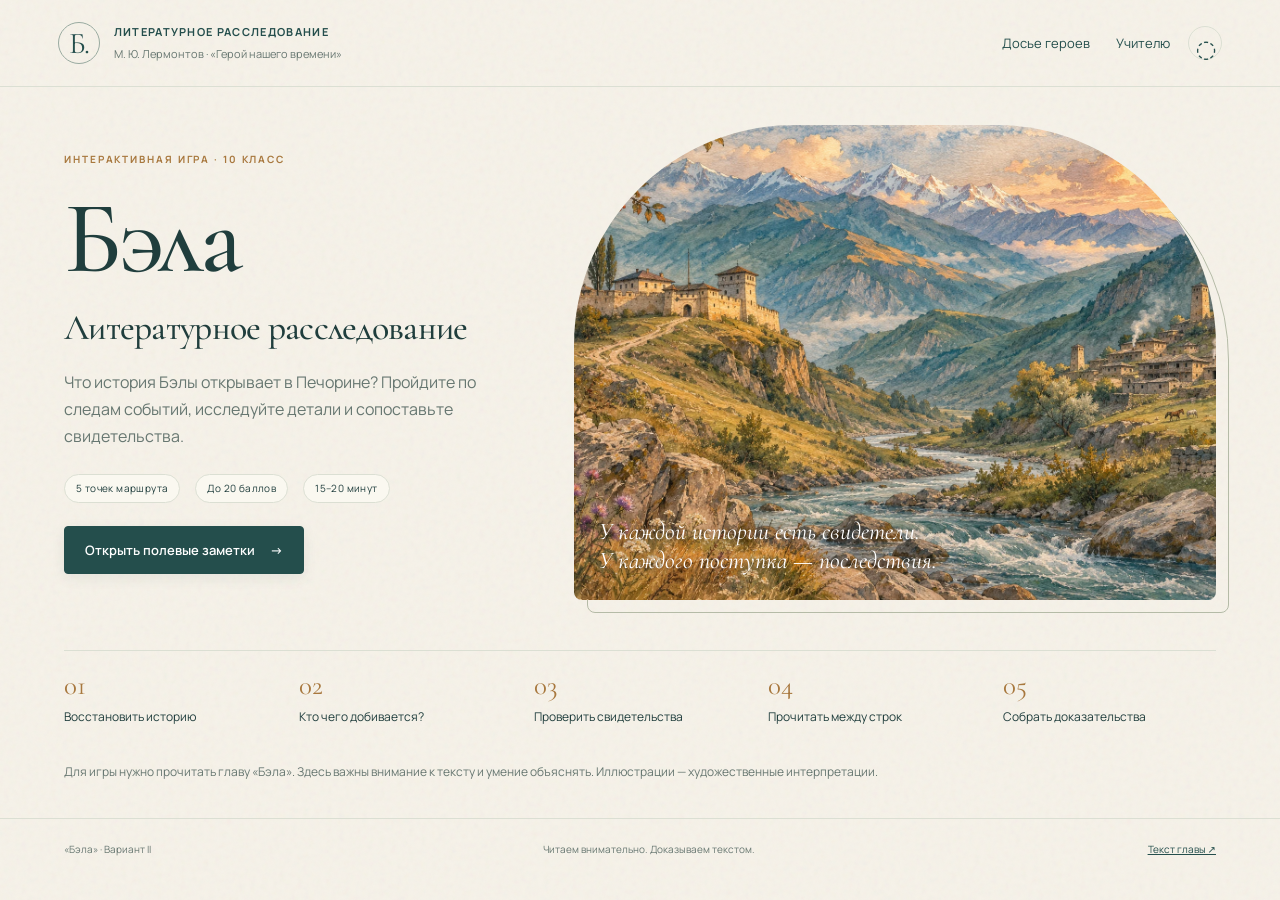
<file: index.html>
<!doctype html><html lang="ru"><head><meta charset="utf-8"><meta name="viewport" content="width=device-width,initial-scale=1"><meta name="theme-color" content="#244e4c"><meta name="description" content="Бэла: литературное расследование. Карта истории, герои, цитаты и интерактивные иллюстрации."><title>Бэла · Литературное расследование</title><link rel="stylesheet" href="style.css"><script src="config.js" defer></script><script src="engine.js" defer></script><script src="app.js" defer></script></head><body><header><a class="brand" href="#home" aria-label="На главную"><span class="brand-icon">Б.</span><span>ЛИТЕРАТУРНОЕ РАССЛЕДОВАНИЕ<small>М. Ю. Лермонтов · «Герой нашего времени»</small></span></a><nav><button class="quiet" id="notebookButton">Досье героев</button><button class="quiet" id="teacherButton">Учителю</button><button class="icon" id="motionButton" aria-label="Выключить анимацию" aria-pressed="false">◌</button></nav></header><main id="app"></main><footer><span>«Бэла» · Вариант II</span><span>Читаем внимательно. Доказываем текстом.</span><a href="https://lermontov.info/text/geroy1.shtml" target="_blank" rel="noopener">Текст главы ↗</a></footer><dialog id="notebook"><button class="close" aria-label="Закрыть досье">×</button><p class="eyebrow">Полевые заметки</p><h2>Четыре взгляда на историю</h2><p class="muted">Нажмите на портрет, чтобы открыть наблюдение. Портреты — художественные интерпретации.</p><div id="portraits" class="portraits"></div></dialog><dialog id="teacher"><button class="close" aria-label="Закрыть раздел учителя">×</button><p class="eyebrow">Учителю</p><h2>От истории — к интерпретации</h2><p>10 класс · 15–20 минут на игру и 5–10 минут на обсуждение. Индивидуальное прохождение или работа в парах; для учёта каждого ученика используйте отдельные устройства.</p><div class="notice"><b>Итог — до 20 баллов</b><p>Все задания проверяются автоматически. Проверяемых ответов — 29; балл рассчитывается как доля верных ответов × 20 и округляется до целого. Баллы не переводятся автоматически в школьную отметку.</p></div><details><summary>Ключи, критерии и методические замечания</summary><div id="keys"></div><p>Развёрнутых письменных ответов нет. Пояснения к заданиям можно использовать для короткого устного обсуждения после игры.</p><p>Карта условная: она объединяет эпизоды и не воспроизводит точную географию. Иллюстрации созданы для игры и не являются документальными изображениями. Наблюдения Максима Максимыча следует отличать от его оценок и от позиции автора.</p></details><details><summary>Подключение Google Таблицы</summary><p>Обработчик и пошаговая инструкция подготовлены. Пока адрес обработчика не задан, результаты не отправляются. Для общего доступа учеников после проверки можно разместить этот же сайт на GitHub Pages.</p><p><a href="setup.html" target="_blank">Открыть инструкцию и файлы подключения ↗</a></p><form id="settings"><label>Адрес опубликованного Apps Script<input id="endpoint" type="url" placeholder="https://script.google.com/macros/s/…/exec" autocomplete="off"></label><p class="muted">Для общего класса задайте адрес в config.js до публикации. Поле ниже сохраняет адрес только на этом устройстве. Это не пароль и не средство защиты раздела учителя.</p><button class="secondary" type="submit">Сохранить адрес на этом устройстве</button><p id="settingsStatus" role="status"></p></form></details><p class="muted">Работа ученика сохраняется в текущей вкладке. По окончании на общем устройстве скачайте или отправьте результат и завершите сеанс кнопкой «Новый ученик».</p></dialog><dialog id="restart"><h2>Завершить текущий сеанс?</h2><p>Анкета, ответы и баллы будут удалены из этой вкладки. Уже отправленная работа останется у учителя. Сначала сохраните результат.</p><div class="actions"><button class="secondary" id="cancelReset">Вернуться</button><button class="primary" id="confirmReset">Новый ученик</button></div></dialog></body></html>
</file>
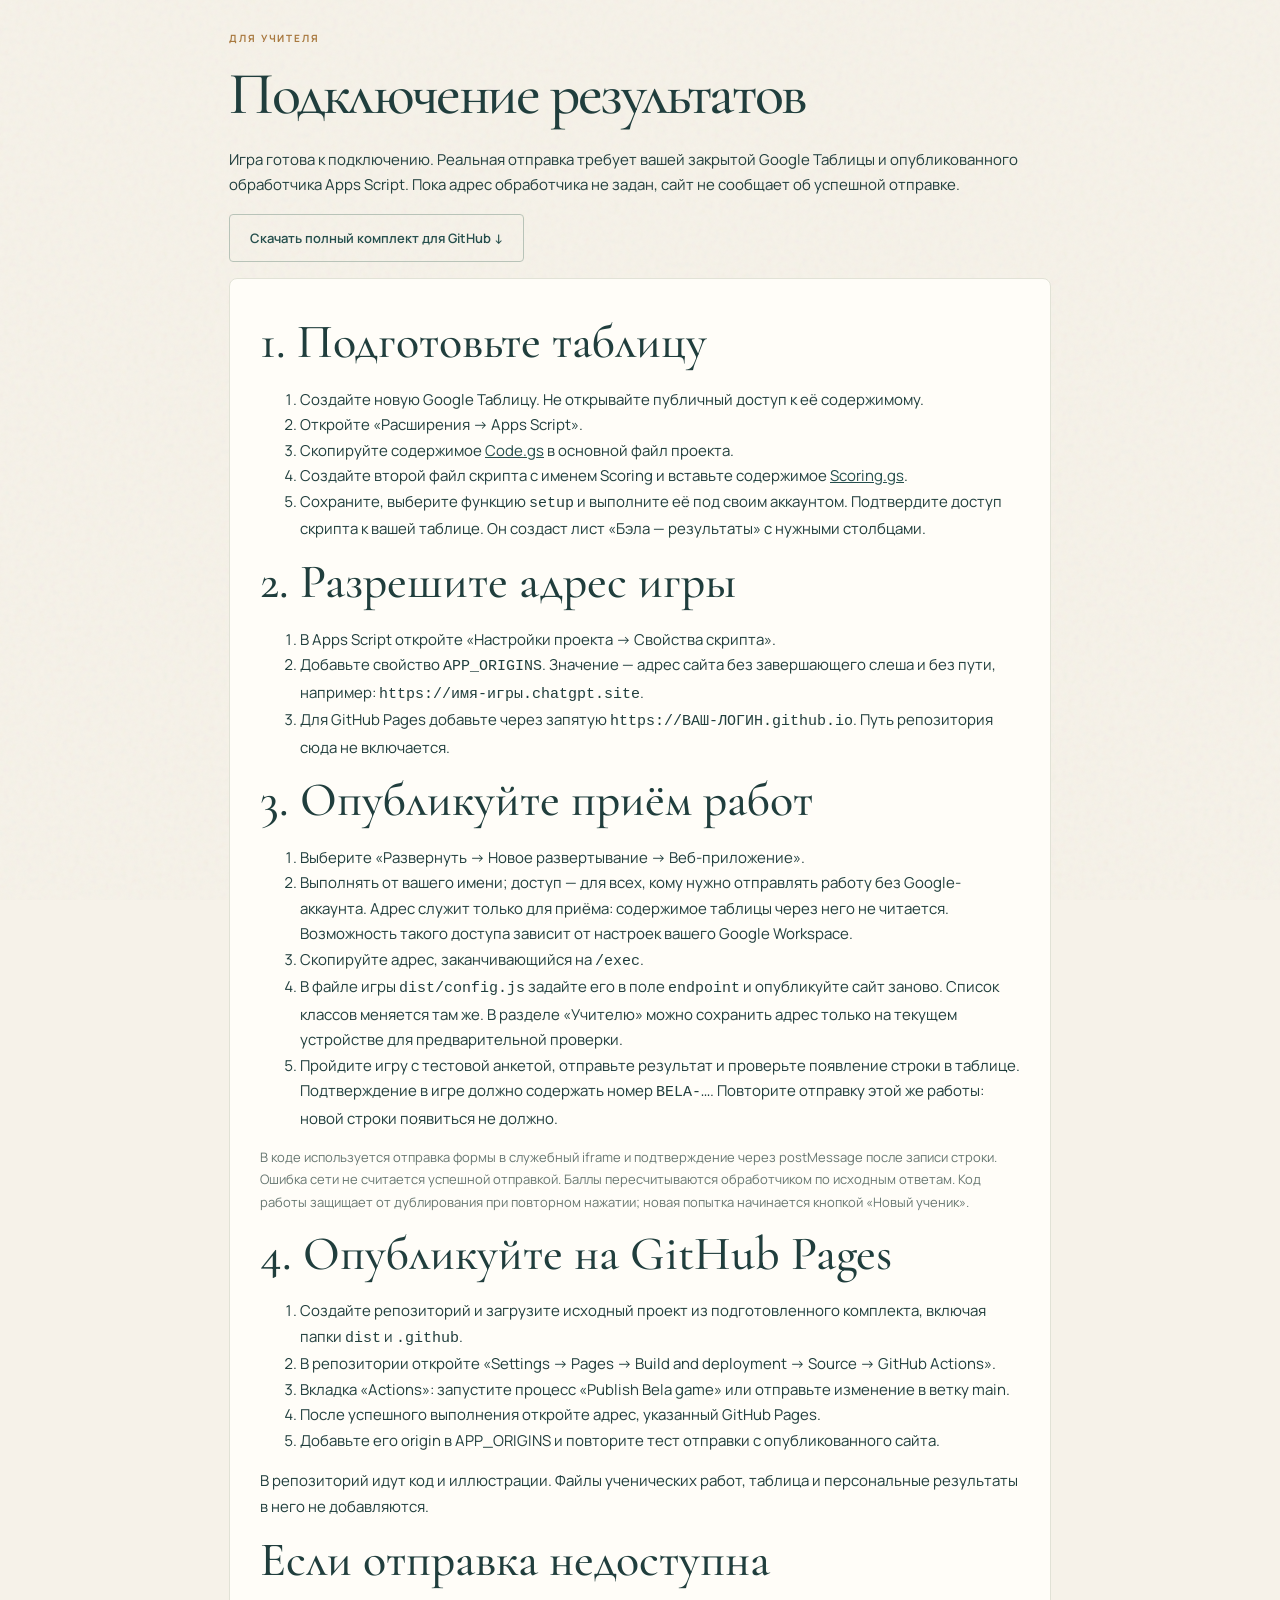
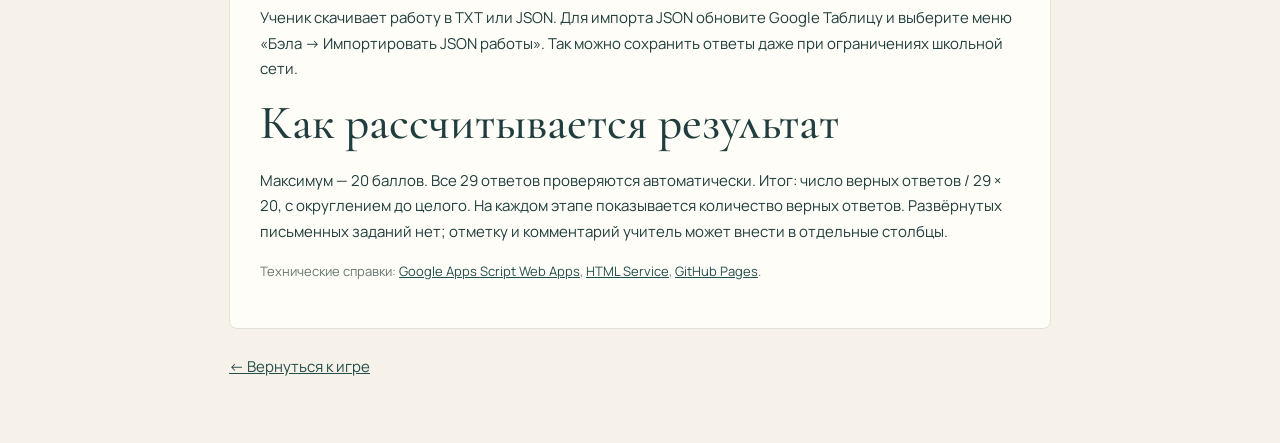
<file: setup.html>
<!doctype html><html lang="ru"><head><meta charset="utf-8"><meta name="viewport" content="width=device-width,initial-scale=1"><title>Подключение результатов · Бэла</title><link rel="stylesheet" href="style.css"></head><body><main class="container" style="max-width:950px"><p class="eyebrow">Для учителя</p><h1 style="font-size:60px">Подключение результатов</h1><p>Игра готова к подключению. Реальная отправка требует вашей закрытой Google Таблицы и опубликованного обработчика Apps Script. Пока адрес обработчика не задан, сайт не сообщает об успешной отправке.</p><p><a class="secondary" href="teacher/bela-v2-source.zip" download>Скачать полный комплект для GitHub ↓</a></p><section class="paper"><h2>1. Подготовьте таблицу</h2><ol><li>Создайте новую Google Таблицу. Не открывайте публичный доступ к её содержимому.</li><li>Откройте «Расширения → Apps Script».</li><li>Скопируйте содержимое <a href="teacher/Code.gs" download>Code.gs</a> в основной файл проекта.</li><li>Создайте второй файл скрипта с именем Scoring и вставьте содержимое <a href="teacher/Scoring.gs" download>Scoring.gs</a>.</li><li>Сохраните, выберите функцию <code>setup</code> и выполните её под своим аккаунтом. Подтвердите доступ скрипта к вашей таблице. Он создаст лист «Бэла — результаты» с нужными столбцами.</li></ol><h2>2. Разрешите адрес игры</h2><ol><li>В Apps Script откройте «Настройки проекта → Свойства скрипта».</li><li>Добавьте свойство <code>APP_ORIGINS</code>. Значение — адрес сайта без завершающего слеша и без пути, например: <code>https://имя-игры.chatgpt.site</code>.</li><li>Для GitHub Pages добавьте через запятую <code>https://ВАШ-ЛОГИН.github.io</code>. Путь репозитория сюда не включается.</li></ol><h2>3. Опубликуйте приём работ</h2><ol><li>Выберите «Развернуть → Новое развертывание → Веб-приложение».</li><li>Выполнять от вашего имени; доступ — для всех, кому нужно отправлять работу без Google-аккаунта. Адрес служит только для приёма: содержимое таблицы через него не читается. Возможность такого доступа зависит от настроек вашего Google Workspace.</li><li>Скопируйте адрес, заканчивающийся на <code>/exec</code>.</li><li>В файле игры <code>dist/config.js</code> задайте его в поле <code>endpoint</code> и опубликуйте сайт заново. Список классов меняется там же. В разделе «Учителю» можно сохранить адрес только на текущем устройстве для предварительной проверки.</li><li>Пройдите игру с тестовой анкетой, отправьте результат и проверьте появление строки в таблице. Подтверждение в игре должно содержать номер <code>BELA-…</code>. Повторите отправку этой же работы: новой строки появиться не должно.</li></ol><p class="muted">В коде используется отправка формы в служебный iframe и подтверждение через postMessage после записи строки. Ошибка сети не считается успешной отправкой. Баллы пересчитываются обработчиком по исходным ответам. Код работы защищает от дублирования при повторном нажатии; новая попытка начинается кнопкой «Новый ученик».</p><h2>4. Опубликуйте на GitHub Pages</h2><ol><li>Создайте репозиторий и загрузите исходный проект из подготовленного комплекта, включая папки <code>dist</code> и <code>.github</code>.</li><li>В репозитории откройте «Settings → Pages → Build and deployment → Source → GitHub Actions».</li><li>Вкладка «Actions»: запустите процесс «Publish Bela game» или отправьте изменение в ветку main.</li><li>После успешного выполнения откройте адрес, указанный GitHub Pages.</li><li>Добавьте его origin в APP_ORIGINS и повторите тест отправки с опубликованного сайта.</li></ol><p>В репозиторий идут код и иллюстрации. Файлы ученических работ, таблица и персональные результаты в него не добавляются.</p><h2>Если отправка недоступна</h2><p>Ученик скачивает работу в TXT или JSON. Для импорта JSON обновите Google Таблицу и выберите меню «Бэла → Импортировать JSON работы». Так можно сохранить ответы даже при ограничениях школьной сети.</p><h2>Как рассчитывается результат</h2><p>Максимум — 20 баллов. Все 29 ответов проверяются автоматически. Итог: число верных ответов / 29 × 20, с округлением до целого. На каждом этапе показывается количество верных ответов. Развёрнутых письменных заданий нет; отметку и комментарий учитель может внести в отдельные столбцы.</p><p class="muted">Технические справки: <a href="https://developers.google.com/apps-script/guides/web">Google Apps Script Web Apps</a>, <a href="https://developers.google.com/apps-script/guides/html/restrictions">HTML Service</a>, <a href="https://docs.github.com/en/pages">GitHub Pages</a>.</p></section><p style="margin-top:25px"><a href="index.html">← Вернуться к игре</a></p></main></body></html>
</file>
<file: style.css>
@import url('https://fonts.googleapis.com/css2?family=Cormorant+Garamond:wght@400;500;600&family=Manrope:wght@400;500;600;700&display=swap');
:root{--paper:#f6f2e9;--white:#fffdf8;--ink:#203e3d;--muted:#677771;--teal:#244e4c;--gold:#a8783e;--line:#dbdfd3;--rust:#96523a;--soft:#e9eee5;--serif:'Cormorant Garamond',Georgia,serif;--sans:Manrope,system-ui,sans-serif}*{box-sizing:border-box}body{margin:0;background:var(--paper);color:var(--ink);font:15px/1.7 var(--sans)}body:before{position:fixed;inset:0;pointer-events:none;opacity:.18;z-index:-1;background-image:url("data:image/svg+xml,%3Csvg viewBox='0 0 180 180' xmlns='http://www.w3.org/2000/svg'%3E%3Cfilter id='n'%3E%3CfeTurbulence type='fractalNoise' baseFrequency='.85' numOctaves='3' stitchTiles='stitch'/%3E%3C/filter%3E%3Crect width='100%25' height='100%25' opacity='.3' filter='url(%23n)'/%3E%3C/svg%3E");content:''}button,input,textarea,select{font:inherit}button,a,input,select{touch-action:manipulation}button{cursor:pointer}button:disabled{opacity:.48;cursor:default}a{color:var(--teal)}button:focus-visible,a:focus-visible,input:focus-visible,textarea:focus-visible,select:focus-visible,summary:focus-visible{outline:3px solid #b27b3c;outline-offset:4px}header{display:flex;align-items:center;justify-content:space-between;padding:22px 4.5%;gap:25px;border-bottom:1px solid var(--line)}.brand{display:flex;align-items:center;gap:14px;text-decoration:none;font-size:11px;letter-spacing:.12em;font-weight:700}.brand-icon{border:1px solid #99aaa0;border-radius:50%;width:42px;height:42px;display:grid;place-items:center;font:30px var(--serif);letter-spacing:-2px}.brand small{display:block;color:var(--muted);font-size:11px;font-weight:400;letter-spacing:0;margin-top:3px}nav{display:flex;align-items:center;gap:10px}.quiet{background:none;border:0;color:var(--teal);font-size:13px;padding:8px}.icon{border:1px solid var(--line);border-radius:50%;width:34px;height:34px;background:none;font-size:24px;color:var(--teal)}main{max-width:1400px;margin:auto;min-height:73vh}.container{padding:30px 5% 55px}.eyebrow{text-transform:uppercase;letter-spacing:.19em;font-size:10px;font-weight:700;color:var(--gold);margin:0 0 15px}h1,h2,h3,p{overflow-wrap:break-word}h1,h2,h3{font-family:var(--serif);font-weight:500;line-height:1.08}h1{font-size:clamp(70px,8vw,118px);margin:8px 0 20px;letter-spacing:-.04em}h2{font-size:clamp(32px,4vw,48px);margin:8px 0 18px}h3{font-size:27px;margin:12px 0}p{margin:0 0 16px}.muted{color:var(--muted);font-size:13px}.hero{display:grid;grid-template-columns:.83fr 1.17fr;align-items:center;gap:55px;padding:38px 5% 45px}.hero-copy{padding:12px 0}.hero h1 span{display:block;font-size:.35em;letter-spacing:-.02em;line-height:1.2;margin-top:12px}.lead{font-size:16px;color:var(--muted);max-width:440px}.hero-art{position:relative;height:475px;isolation:isolate}.hero-art img{width:100%;height:100%;object-fit:cover;border-radius:220px 220px 8px 8px}.hero-art:after{content:'';position:absolute;inset:15px -13px -13px 13px;border:1px solid #b5bba7;border-radius:220px 220px 8px 8px;z-index:-1}.caption{position:absolute;bottom:25px;left:25px;right:25px;color:white;text-shadow:0 1px 12px #000;font:italic 24px var(--serif)}.tag{display:inline-block;border:1px solid var(--line);border-radius:30px;padding:5px 11px;font-size:10px;letter-spacing:.04em;background:#faf8f0}.meta{display:flex;gap:15px;flex-wrap:wrap;margin:23px 0}.primary,.secondary{border:1px solid var(--teal);border-radius:4px;padding:12px 20px;font-weight:600;font-size:13px;display:inline-flex;justify-content:center;align-items:center;gap:15px;text-decoration:none}.primary{background:var(--teal);color:white;box-shadow:0 4px 14px #244e4c14}.primary:hover{background:#173b38}.secondary{color:var(--teal);background:transparent;border-color:#b8c3b8}.primary,.secondary,.card,.option,.map-pin{transition:background .2s,transform .2s,box-shadow .2s}.primary:active,.secondary:active{transform:translateY(1px)}.home-stages{display:grid;grid-template-columns:repeat(5,1fr);border-top:1px solid var(--line);margin:5px 5% 35px;gap:22px}.home-stages div{padding-top:18px}.home-stages b{font:27px var(--serif);color:var(--gold)}.home-stages span{display:block;font-size:12px;margin-top:5px}.home-note{margin:0 5% 35px;color:var(--muted);font-size:12px}footer{display:flex;justify-content:space-between;gap:16px;border-top:1px solid var(--line);padding:22px 5%;font-size:10px;color:var(--muted)}.paper{background:var(--white);border:1px solid #e1e2d6;border-radius:8px;padding:30px}.narrow{max-width:760px;margin:35px auto;padding:0 20px}.formgrid{display:grid;grid-template-columns:1fr 1fr;gap:18px}label{display:block;font-size:13px;font-weight:500}input,textarea,select{width:100%;background:white;border:1px solid #cbd3c8;border-radius:4px;color:var(--ink);padding:11px 12px;margin:7px 0 3px;max-width:100%}textarea{min-height:115px;resize:vertical}textarea.long{min-height:200px}input[type=radio],input[type=checkbox]{width:auto;margin:5px 0;accent-color:var(--teal)}.checkline{display:flex;align-items:flex-start;gap:12px;font-size:12px;font-weight:400;margin:18px 0}.notice{padding:16px 18px;background:var(--soft);border-left:3px solid #9dba9c;border-radius:2px;margin:15px 0}.notice p{font-size:13px;margin:5px 0 0}.warning{background:#f6ede1;border-color:#b58a55}.status{font-size:13px;color:var(--rust);margin-top:14px}.toprow{display:flex;justify-content:space-between;align-items:center;gap:15px;margin-bottom:20px}.progress{height:3px;background:#dce1d5;border-radius:4px;overflow:hidden}.progress span{display:block;height:100%;background:var(--teal);transition:width .4s}.map{height:470px;position:relative;border:7px solid #fffdf8;border-radius:8px;overflow:hidden;box-shadow:0 12px 35px #243c3214;margin-top:25px}.map>img{width:100%;height:100%;object-fit:cover;filter:brightness(.9) saturate(.82)}.map svg{position:absolute;inset:0;width:100%;height:100%;pointer-events:none}.map path{fill:none;stroke:#fff8d9;stroke-width:2;stroke-dasharray:7 7;filter:drop-shadow(0 1px 3px #172d29)}.map-pin{position:absolute;transform:translate(-50%,-50%);border:1px solid #ffffe8;background:#fffdf6f2;color:var(--ink);padding:9px 15px;border-radius:5px;box-shadow:0 3px 16px #142e2b44;font-size:12px;white-space:nowrap}.map-pin b{display:inline-grid;place-items:center;border:1px solid #9fae9d;border-radius:50%;width:25px;height:25px;margin-right:7px}.map-pin.current{background:var(--teal);color:white;animation:pinGlow 3s infinite}.map-pin.locked{background:#e7e7ddd9;color:#5f6e65;opacity:.85}.map-label{position:absolute;bottom:12px;left:16px;color:white;font-size:10px;text-shadow:0 1px 5px #000}.map-sub{display:grid;grid-template-columns:1fr 1fr;gap:25px;margin-top:20px}.route-layout{display:grid;grid-template-columns:200px 1fr;gap:32px;padding:25px 5% 55px}.sidebar{padding-top:10px}.sidebar ol{list-style:none;padding:0;margin:15px 0}.sidebar li{border-left:2px solid var(--line)}.sidebar button{border:0;background:none;color:var(--muted);text-align:left;padding:12px;width:100%;font-size:12px}.sidebar li.active{border-color:var(--teal);background:#e5ebe1}.sidebar li.active button{color:var(--teal);font-weight:700}.sidebar .student{font-size:12px;border-top:1px solid var(--line);padding-top:15px}.stage-body{animation:pageIn .4s ease-out}.section-label{font-size:10px;color:var(--gold);text-transform:uppercase;letter-spacing:.14em;margin:30px 0 12px}.task{padding:22px 0;border-top:1px solid var(--line)}.task:first-of-type{border-top:0}.task-title{font-weight:600;font-size:14px;margin-bottom:12px}.order{list-style:none;padding:0;display:grid;gap:9px}.order li{display:flex;gap:12px;align-items:center;background:white;border:1px solid var(--line);padding:11px 12px;border-radius:4px;animation:pageIn .25s}.order .num{color:var(--gold);font:25px var(--serif)}.order .event{flex:1;font-size:13px}.arrow{border:1px solid var(--line);border-radius:3px;background:var(--paper);padding:4px 10px;color:var(--teal)}.actions{display:flex;justify-content:space-between;align-items:center;gap:12px;flex-wrap:wrap;margin-top:24px}.option{border:1px solid var(--line);border-radius:4px;background:white;display:flex;align-items:flex-start;gap:12px;padding:12px 14px;font-size:13px;font-weight:400;margin:9px 0;cursor:pointer}.option:has(input:checked){background:#e9f0e6;border-color:#73978b}.options{display:grid;gap:3px}.feedback{padding:13px 15px;border-left:3px solid #78977d;background:#edf2e8;font-size:12px;margin:12px 0 0}.feedback.bad{background:#f8eee4;border-color:#ba8054}.pair{display:grid;grid-template-columns:180px 1fr;gap:20px;align-items:center;padding:15px 0}.character{font-family:var(--serif);font-size:26px}.badge{display:inline-block;font-size:10px;background:#e8eee3;border-radius:20px;padding:3px 9px;margin-left:8px;font-family:var(--sans)}.segmented{display:flex;gap:8px;flex-wrap:wrap}.segmented button{border:1px solid var(--line);background:white;color:var(--ink);padding:8px 14px;border-radius:4px;font-size:12px}.segmented button[aria-pressed=true]{background:var(--teal);color:white;border-color:var(--teal)}.excerpt{font:25px/1.8 var(--serif);padding:22px;background:#f3f0e5;border-radius:5px}.detail{font:inherit;padding:2px 4px;border:0;border-bottom:1px dashed #9bad9e;background:none;color:var(--ink);margin:2px}.detail[aria-pressed=true]{background:#d6e3cb;border-bottom:2px solid var(--teal);border-radius:3px}.detail:disabled{opacity:1}.scene{position:relative;border-radius:5px;overflow:hidden}.scene img{width:100%;display:block}.hotspot{position:absolute;border:2px solid white;box-shadow:0 0 0 5px #fff7;border-radius:50%;width:30px;height:30px;color:white;background:var(--teal);font-size:13px;animation:pinGlow 3s infinite}.scene-caption{font-size:11px;color:var(--muted);margin:10px 0}.clue{margin-top:10px;padding:13px;background:var(--soft);font-size:12px;border-radius:4px}.evidence-card{padding:16px;background:#f5f2e9;border:1px solid var(--line);border-radius:4px;margin:12px 0}.evidence-card p{font-size:13px;margin:0 0 8px}.result-hero{display:grid;grid-template-columns:1fr auto;gap:25px;align-items:center}.score{font:80px var(--serif);white-space:nowrap;line-height:1}.score small{font-size:27px;color:var(--muted)}.result-grid{display:grid;grid-template-columns:repeat(5,1fr);gap:10px;margin:25px 0}.result-grid div{background:#e8ede2;padding:14px;border-radius:4px;font-size:10px}.result-grid b{display:block;font:30px var(--serif);margin-top:8px}.result-grid button{padding:5px 0}.send-box{margin-top:25px;border:1px solid #b7c8ba;background:#eef2e8;padding:25px;border-radius:8px}.sent{color:#326941;font-weight:600}.portraits{display:grid;grid-template-columns:repeat(4,1fr);gap:13px}.portrait-card{border:1px solid var(--line);background:var(--white);padding:0;text-align:left;border-radius:7px;overflow:hidden;color:var(--ink);min-height:260px;perspective:800px}.portrait{aspect-ratio:1;background-image:url('assets/portraits.webp');background-size:200% 200%;display:block}.portrait-card strong{font:25px var(--serif);display:block;padding:10px 13px}.portrait-card .back{display:none;padding:18px;font-size:13px;line-height:1.65;animation:flipIn .4s}.portrait-card.open .portrait{display:none}.portrait-card.open .back{display:block}.portrait-card .tap{padding:0 13px 12px;font-size:10px;color:var(--muted);display:block}dialog{background:var(--paper);color:var(--ink);border:1px solid #bbc5b6;border-radius:10px;width:min(1000px,calc(100% - 28px));max-height:88vh;padding:30px;box-shadow:0 15px 70px #12342944}dialog::backdrop{background:#102c2ab8;backdrop-filter:blur(3px)}dialog .close{float:right;border:0;background:none;color:var(--teal);font-size:26px;padding:0 5px}details{border-top:1px solid var(--line);padding:17px 0;font-size:13px}summary{font-weight:600;cursor:pointer;margin-bottom:10px}.keylist{padding-left:18px}.hidden{display:none}.toast{position:fixed;bottom:22px;left:50%;transform:translateX(-50%);z-index:20;background:var(--teal);color:white;border-radius:5px;padding:12px 20px;font-size:13px;max-width:90vw}.mobile-route{display:none}.download-options{display:flex;gap:10px;flex-wrap:wrap}.counter{font-size:10px;color:var(--muted);text-align:right}.notes-list{font-size:12px}.notes-list li{margin:9px 0}@keyframes pageIn{from{opacity:0;transform:translateY(10px)}to{opacity:1;transform:none}}@keyframes flipIn{from{opacity:0;transform:rotateY(-20deg)}to{opacity:1;transform:none}}@keyframes pinGlow{50%{box-shadow:0 0 0 7px #f5e5b733,0 2px 12px #173c3555}}.no-motion *{animation:none!important;transition:none!important;scroll-behavior:auto!important}@media(prefers-reduced-motion:reduce){*{animation:none!important;transition:none!important}}@media(max-width:900px){.hero{grid-template-columns:1fr 1fr;gap:25px}.hero-art{height:380px}.brand{font-size:9px;letter-spacing:.06em}.route-layout{grid-template-columns:150px 1fr;gap:18px}.portraits{grid-template-columns:repeat(2,1fr)}.paper{padding:22px}.pair{grid-template-columns:130px 1fr;gap:15px}}@media(max-width:650px){header{padding:15px 5%;align-items:flex-start;gap:10px}.brand small{font-size:9px;max-width:180px}.brand-icon{width:32px;height:32px;font-size:24px;flex-shrink:0}.brand{font-size:8px;gap:8px}nav{gap:0;flex-wrap:wrap;justify-content:flex-end}.quiet{font-size:10px;padding:5px}.icon{width:26px;height:26px;font-size:19px}.hero{grid-template-columns:1fr;padding-top:20px;gap:20px}.hero-art{height:280px;order:-1;margin:0 10px 0 0}.hero-art img,.hero-art:after{border-radius:130px 130px 5px 5px}.hero h1{font-size:75px}.hero-copy{padding-top:10px}.hero .lead{font-size:14px}.home-stages{grid-template-columns:repeat(2,1fr);gap:10px}.home-stages div:last-child{grid-column:span 2}.caption{font-size:20px}.formgrid{grid-template-columns:1fr}.route-layout{grid-template-columns:1fr;padding-top:10px}.sidebar ol{display:flex;overflow:auto;margin:5px 0}.sidebar li{min-width:130px}.sidebar .student,.sidebar>p{display:none}.sidebar button{padding:8px;font-size:10px}.pair{grid-template-columns:1fr;gap:5px}.map{height:430px}.map-pin{font-size:10px;padding:7px 8px}.map-pin b{width:20px;height:20px;margin-right:3px}.map-sub{grid-template-columns:1fr;gap:8px}.result-grid{grid-template-columns:repeat(2,1fr)}.result-hero{grid-template-columns:1fr}.score{font-size:70px}.paper{padding:18px}footer{flex-wrap:wrap;font-size:9px}.toprow{align-items:flex-start}.excerpt{font-size:23px;padding:15px}.portraits{gap:9px}dialog{padding:22px}.portrait-card{min-height:230px}.portrait-card strong{font-size:22px}.send-box{padding:18px}.actions .primary{width:100%}}
</file>
